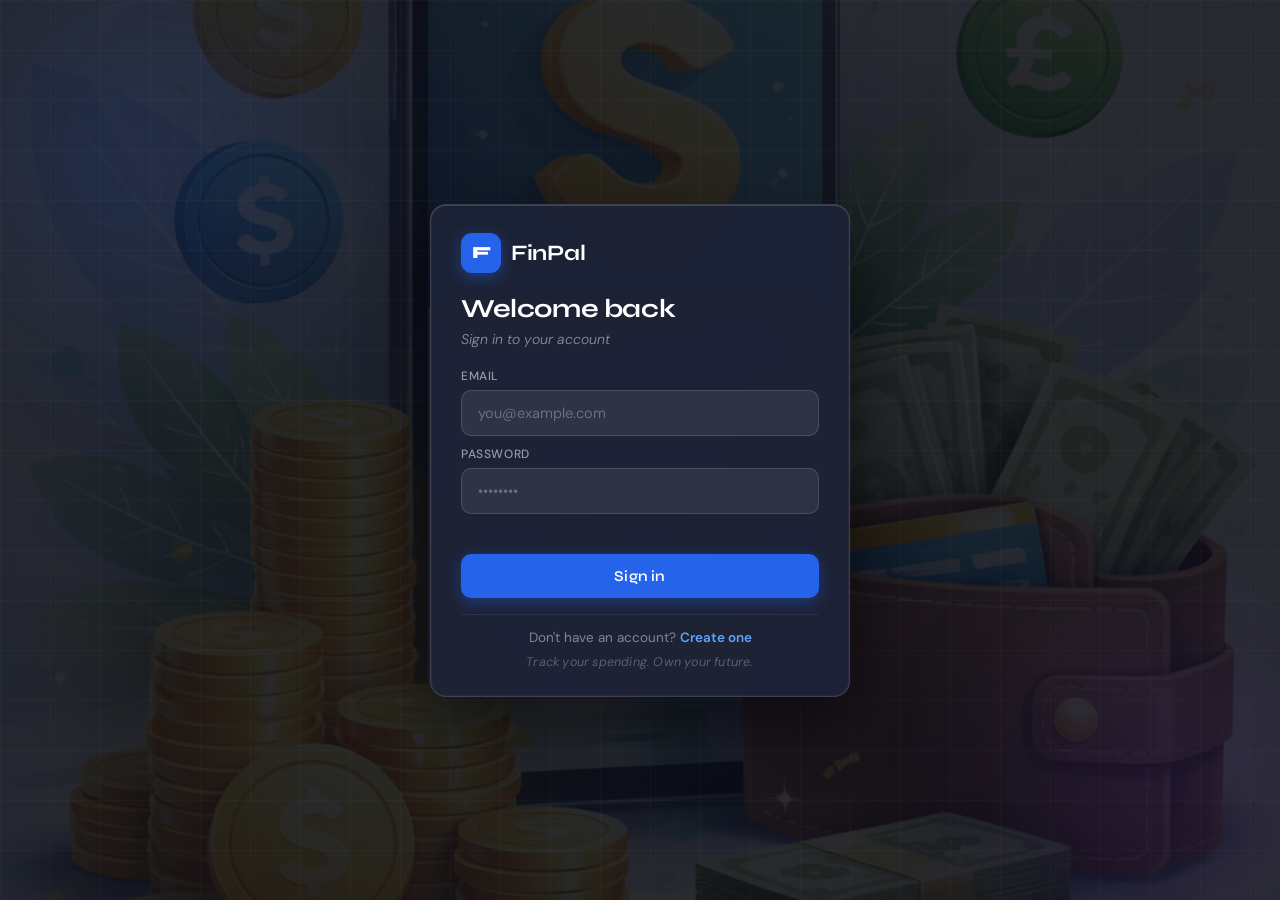
<file: finance-app/index.html>
<!DOCTYPE html>
<html lang="en" data-theme="light">
<head>
  <meta charset="UTF-8">
  <meta name="viewport" content="width=device-width, initial-scale=1.0">
  <title>FinPal — Dashboard</title>
  <link rel="stylesheet" href="style.css">
</head>
<body>
  <div class="app-wrapper">

    <!-- HEADER -->
    <header class="app-header">
      <div class="header-left">
        <div class="logo-mark">F</div>
        <div>
          <div class="app-name">FinPal</div>
          <div class="app-tagline">Your money, your control!</div>
        </div>
      </div>
      <div class="header-right">
        <button class="theme-toggle" id="themeToggle" title="Toggle theme" aria-label="Toggle dark mode"></button>
        <span class="plan-badge" id="planBadge">Free</span>
        <button class="btn btn-premium btn-sm" id="subscribeBtn" type="button">Subscribe</button>
        <div class="user-badge">
          <div class="user-avatar" id="userAvatar">U</div>
          <span class="user-email" id="userEmail">user@email.com</span>
        </div>
        <button class="btn logout-btn" id="logoutBtn">Logout</button>
      </div>
    </header>

    <!-- SUMMARY CARDS -->
    <section class="summary">
      <div class="summary-card">
        <div class="card-label">Total Spent</div>
        <div class="card-value" id="totalSpent"><span class="currency">₦</span>0.00</div>
        <div class="card-sub">All time</div>
      </div>
      <div class="summary-card">
        <div class="card-label">This Month</div>
        <div class="card-value" id="thisMonth"><span class="currency">₦</span>0.00</div>
        <div class="card-sub" id="currentMonthLabel">—</div>
      </div>
      <div class="summary-card">
        <div class="card-label">Top Category</div>
        <div class="card-value" id="topCategory" style="font-size:18px; margin-top:4px;">None</div>
        <div class="card-sub">By total spend</div>
      </div>
    </section>

    <!-- ADD EXPENSE -->
    <div class="section-header">
      <h2 class="section-title">Add Expense</h2>
      <span id="editingBadge" style="display:none; font-size:12px; color:var(--amber); font-weight:500;">✏️ Editing expense</span>
    </div>

    <div class="form-card" id="formCard">
      <form id="expenseForm">
        <div class="form-grid">
          <div class="form-group">
            <label class="form-label" for="amountInput">Amount (₦)</label>
            <input class="form-input" type="number" id="amountInput" name="amount" placeholder="0.00" min="0.01" step="0.01" required>
          </div>
          <div class="form-group">
            <label class="form-label" for="categorySelect">Category</label>
            <select class="form-select" id="categorySelect" name="category" required>
              <option value="">Select category</option>
              <option>Groceries</option>
              <option>Food</option>
              <option>Transport</option>
              <option>Electricity Bill</option>
              <option>Medical Bill</option>
              <option>Phone bill &amp; Data</option>
              <option>Savings</option>
              <option>Personal Care</option>
              <option>Gifts</option>
              <option>Travel</option>
              <option>Entertainment</option>
              <option>Betting</option>
              <option>Investments</option>
              <option>Others</option>
            </select>
          </div>
          <div class="form-group">
            <label class="form-label" for="dateInput">Date</label>
            <input class="form-input" type="date" id="dateInput" name="date" required>
          </div>
          <div style="display:flex; gap:8px; align-items:flex-end;">
            <button class="btn btn-primary" type="submit" id="submitBtn">
              <span id="submitLabel">+ Add</span>
            </button>
            <button class="btn btn-ghost btn-sm" type="button" id="cancelEditBtn" style="display:none;">Cancel</button>
          </div>
        </div>
      </form>
    </div>

    <!-- EXPENSES TABLE -->
    <div class="top-actions">
      <h2 class="section-title">Expenses</h2>
      <button class="btn btn-danger btn-sm" id="resetBtn">🗑 Reset all</button>
    </div>

    <div class="table-card">
      <div class="table-toolbar">
        <span class="section-title" style="font-size:13px; color:var(--text2);" id="expenseCount">0 expenses</span>
      </div>
      <div id="tableContainer">
        <table class="expense-table" id="expenseTable">
          <thead>
            <tr>
              <th>Amount</th>
              <th>Category</th>
              <th>Date</th>
              <th>Actions</th>
            </tr>
          </thead>
          <tbody id="expenseBody"></tbody>
        </table>
        <div class="empty-state" id="emptyState" style="display:none;">
          <div class="empty-icon">💸</div>
          <div class="empty-title">No expenses yet</div>
          <div class="empty-sub">Add your first expense above to get started</div>
        </div>
      </div>
    </div>

  </div><!-- /.app-wrapper -->

  <div class="modal-backdrop" id="premiumModal" aria-hidden="true">
    <div class="premium-modal" role="dialog" aria-modal="true" aria-labelledby="premiumTitle">
      <button class="modal-close" id="closePremiumModal" type="button" aria-label="Close premium modal">x</button>
      <div class="modal-eyebrow">FinPal Premium</div>
      <h2 class="modal-title" id="premiumTitle">Unlock deeper money insights</h2>
      <p class="modal-copy">Subscribe to access advanced tools built for reports, planning, and better spending decisions.</p>
      <div class="modal-feature-list">
        <div class="modal-feature">
          <strong>Statements</strong>
          <span>Download monthly CSV/PDF reports.</span>
        </div>
        <div class="modal-feature">
          <strong>Pie Charts</strong>
          <span>See category breakdowns at a glance.</span>
        </div>
        <div class="modal-feature">
          <strong>Income Tracking</strong>
          <span>Track salary, business, and side income.</span>
        </div>
      </div>
      <button class="btn btn-primary premium-activate-btn" id="activatePremiumBtn" type="button">Activate Premium</button>
      <p class="modal-note">Mock activation for now. Paystack will replace this step later.</p>
    </div>
  </div>

  <script src="../login_auth/auth.js"></script>
  <script src="script.js"></script>
  <script>
    // Theme toggle
    const html = document.documentElement;
    const toggleBtn = document.getElementById('themeToggle');
    const saved = localStorage.getItem('finpal_theme') || 'light';
    html.setAttribute('data-theme', saved);

    toggleBtn.addEventListener('click', () => {
      const next = html.getAttribute('data-theme') === 'dark' ? 'light' : 'dark';
      html.setAttribute('data-theme', next);
      localStorage.setItem('finpal_theme', next);
    });

    // Current month label
    document.getElementById('currentMonthLabel').textContent =
      new Date().toLocaleString('en-NG', { month: 'long', year: 'numeric' });
  </script>
</body>
</html>
</file>
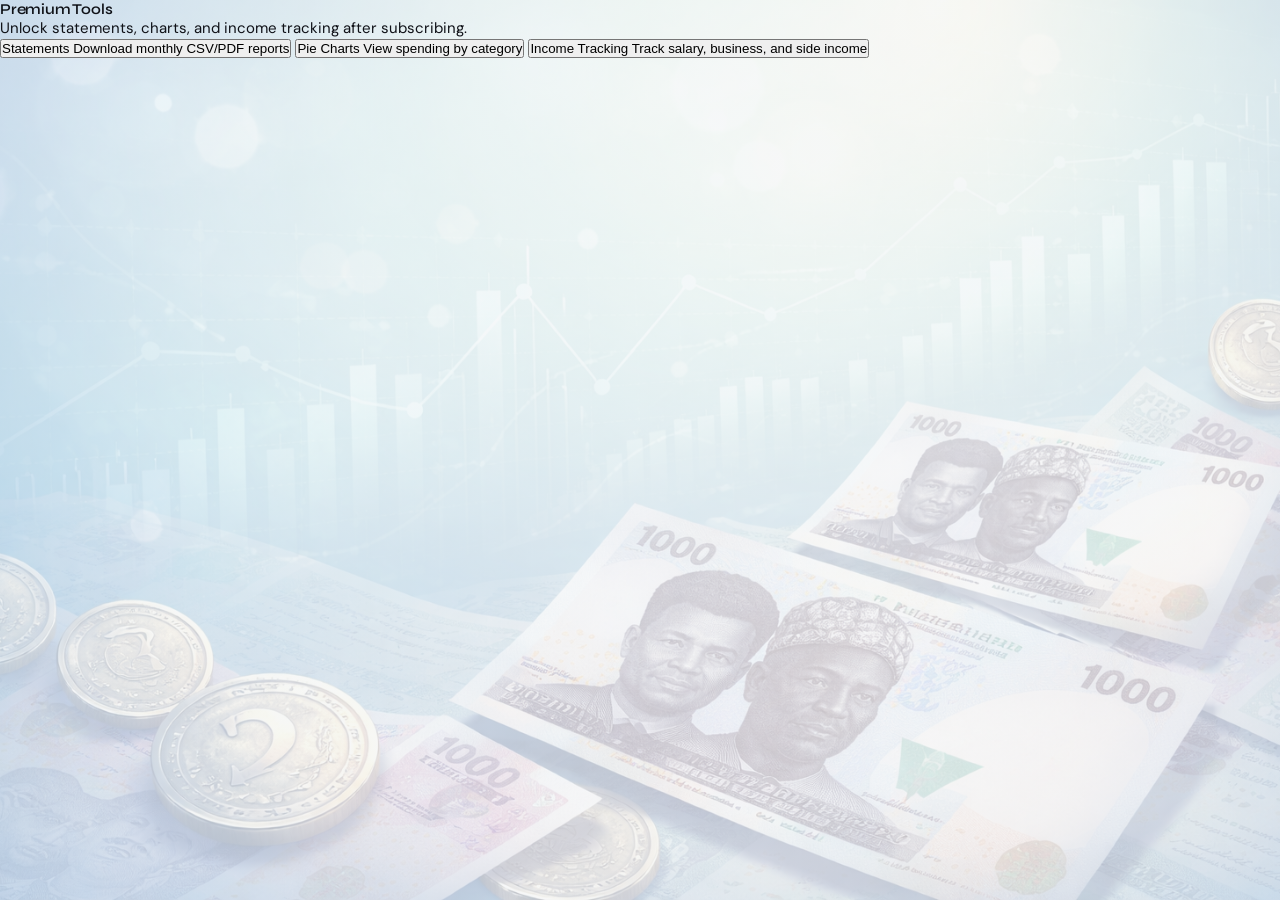
<file: finance-app/subscribe.html>
<!DOCTYPE html>
<html lang="en">
<head>
    <meta charset="UTF-8">
    <meta name="viewport" content="width=device-width, initial-scale=1.0">
    <title>Subscribe</title>
    <link rel="stylesheet" href="style.css">
</head>
<body>
    <!-- PREMIUM FEATURES -->
    <section class="premium-panel" id="premiumPanel">
      <div class="premium-header">
        <div>
          <h2 class="section-title">Premium Tools</h2>
          <p class="premium-sub">Unlock statements, charts, and income tracking after subscribing.</p>
        </div>
      </div>
      <div class="premium-grid">
        <button class="premium-tool locked-feature" type="button" data-feature="statements">
          <span class="premium-tool-title">Statements</span>
          <span class="premium-tool-copy">Download monthly CSV/PDF reports</span>
        </button>
        <button class="premium-tool locked-feature" type="button" data-feature="charts">
          <span class="premium-tool-title">Pie Charts</span>
          <span class="premium-tool-copy">View spending by category</span>
        </button>
        <button class="premium-tool locked-feature" type="button" data-feature="income">
          <span class="premium-tool-title">Income Tracking</span>
          <span class="premium-tool-copy">Track salary, business, and side income</span>
        </button>
      </div>
    </section>
</body>
</html>
</file>
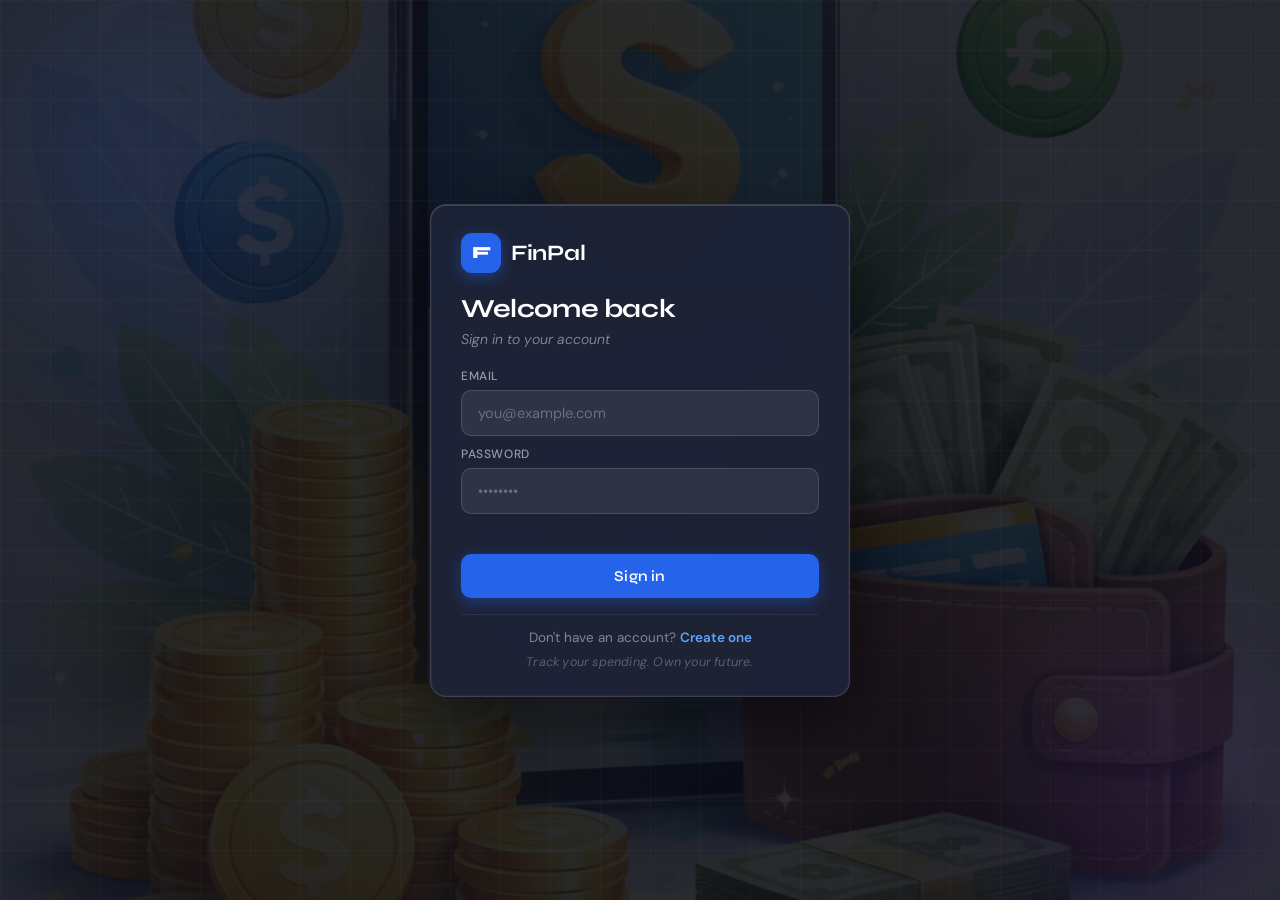
<file: login_auth/login.html>
<!DOCTYPE html>
<html lang="en">
<head>
  <meta charset="UTF-8">
  <meta name="viewport" content="width=device-width, initial-scale=1.0">
  <title>FinPal — Login</title>
  <link rel="stylesheet" href="auth-style.css">
</head>
<body>
  <div class="auth-grid"></div>

  <div class="auth-wrapper">
    <div class="auth-card">
      <div class="auth-logo">
        <div class="logo-mark">F</div>
        <span class="logo-name">FinPal</span>
      </div>

      <h1 class="auth-title">Welcome back</h1>
      <p class="auth-sub">Sign in to your account</p>

      <form class="auth-form" id="loginForm">
        <div class="input-group">
          <label class="input-label" for="email">Email</label>
          <input class="auth-input" type="email" id="email" placeholder="you@example.com" required autocomplete="email">
        </div>
        <div class="input-group">
          <label class="input-label" for="password">Password</label>
          <input class="auth-input" type="password" id="password" placeholder="••••••••" required autocomplete="current-password">
        </div>
        <p class="error-msg" id="errorMsg"></p>
        <button class="auth-btn" type="submit">Sign in</button>
      </form>

      <div class="auth-switch">
        Don't have an account? <a href="register.html">Create one</a>
      </div>
      <p class="auth-tagline">Track your spending. Own your future.</p>
    </div>
  </div>

  <script src="auth.js"></script>
  <script>
    const form = document.getElementById('loginForm');
    const errorMsg = document.getElementById('errorMsg');

    form.addEventListener('submit', async function(e) {
      e.preventDefault();
      errorMsg.textContent = '';

      const email = document.getElementById('email').value.trim();
      const password = document.getElementById('password').value.trim();

      const result = await loginUser(email, password);
      
      if (!result.success) {
        errorMsg.textContent = result.message;
        return;
      }
      window.location.href = '../finance-app/index.html';
    });
  </script>
</body>
</html>
</file>
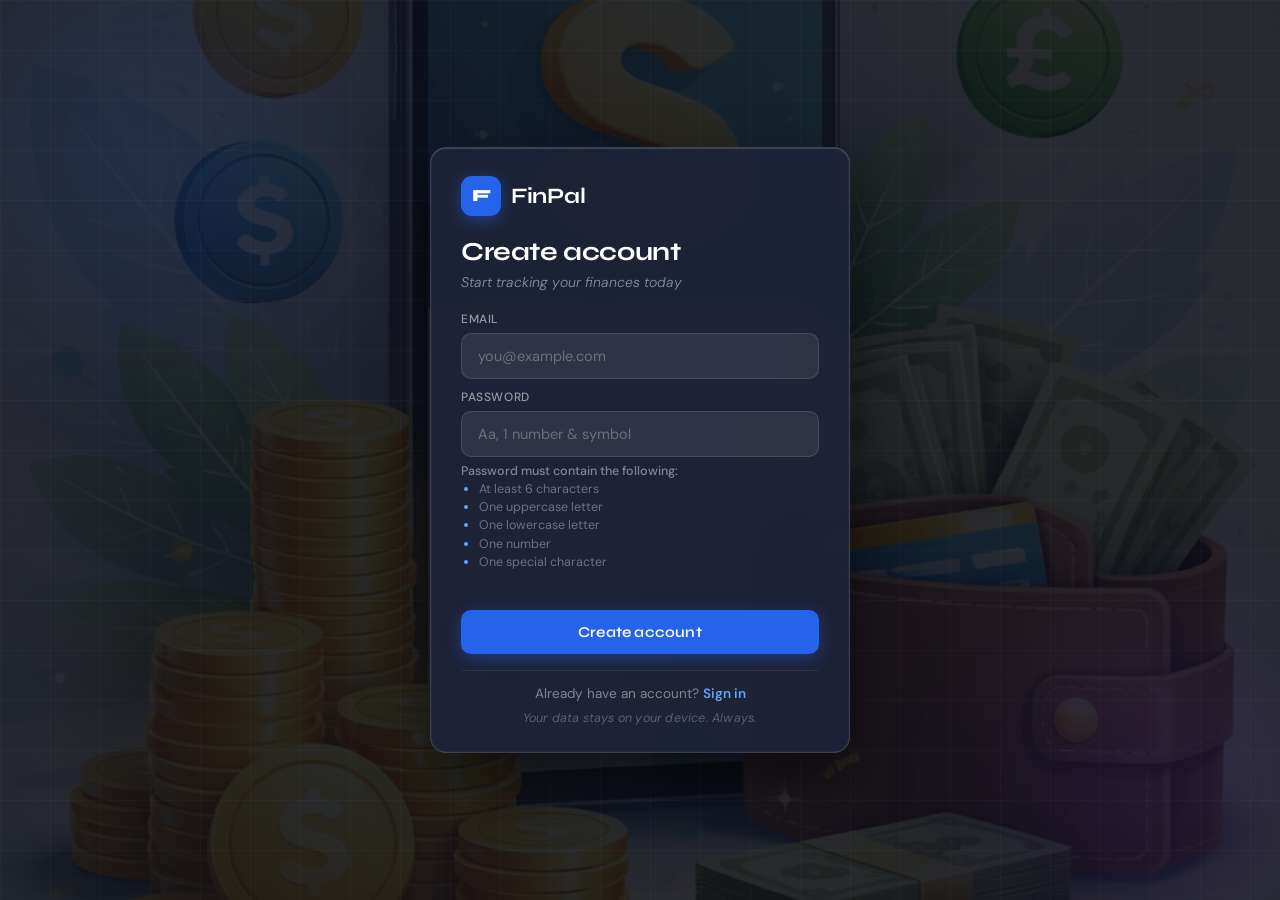
<file: login_auth/register.html>
<!DOCTYPE html>
<html lang="en">
<head>
  <meta charset="UTF-8">
  <meta name="viewport" content="width=device-width, initial-scale=1.0">
  <title>FinPal — Create Account</title>
  <link rel="stylesheet" href="auth-style.css">
</head>
<body>
  <div class="auth-grid"></div>

  <div class="auth-wrapper">
    <div class="auth-card">
      <div class="auth-logo">
        <div class="logo-mark">F</div>
        <span class="logo-name">FinPal</span>
      </div>

      <h1 class="auth-title">Create account</h1>
      <p class="auth-sub">Start tracking your finances today</p>

      <form class="auth-form" id="registerForm">
        <div class="input-group">
          <label class="input-label" for="regEmail">Email</label>
          <input class="auth-input" type="email" id="regEmail" placeholder="you@example.com" required autocomplete="email">
        </div>
        <div class="input-group">
          <label class="input-label" for="regPassword">Password</label>
          <input class="auth-input" type="password" id="regPassword" placeholder="Aa, 1 number & symbol" required autocomplete="new-password" minlength="6">
        </div>
        <p class="password-requirements">Password must contain the following:</p>
        <ul class="password-rules">
          <li>At least 6 characters</li>
          <li>One uppercase letter</li>
          <li>One lowercase letter</li>
          <li>One number</li>
          <li>One special character</li>
        </ul>
        <p class="error-msg" id="regError"></p>
      
        <button class="auth-btn" type="submit">Create account</button>
      </form>

      <div class="auth-switch">
        Already have an account? <a href="login.html">Sign in</a>
      </div>
      <p class="auth-tagline">Your data stays on your device. Always.</p>
    </div>
  </div>

  <script src="auth.js"></script>
  <script>
    const form = document.getElementById('registerForm');
    const regError = document.getElementById('regError');

    form.addEventListener('submit', async function(e) {
      e.preventDefault();
      regError.textContent = '';

      const email = document.getElementById('regEmail').value.trim();
      const password = document.getElementById('regPassword').value.trim();

      const passwordRules = [
        {
          valid: password.length >= 6,
          message: 'Password must be at least 6 characters',
        },
        {
          valid: /[A-Z]/.test(password),
          message: 'Password must contain at least one uppercase letter',
        },
        {
          valid: /[a-z]/.test(password),
          message: 'Password must contain at least one lowercase letter',
        },
        {
          valid: /[0-9]/.test(password),
          message: 'Password must contain at least one number',
        },
        {
          valid: /[^A-Za-z0-9]/.test(password),
          message: 'Password must contain at least one special character',
        },
      ];

      const failedRule = passwordRules.find(rule => !rule.valid);

      if (failedRule) {
        regError.textContent = failedRule.message;
        return;
      }
      const result = await registerUser(email, password);

      if (!result.success) {
        regError.textContent = result.message;
        return;
      }
      window.location.href = 'login.html';
    });
  </script>
</body>
</html>
</file>
<file: finance-app/style.css>
@import url('https://fonts.googleapis.com/css2?family=Syne:wght@400;500;600;700;800&family=DM+Sans:ital,opsz,wght@0,9..40,300;0,9..40,400;0,9..40,500;1,9..40,300&display=swap');

/* ── TOKENS ── */
:root {
  --font-display: 'Syne', sans-serif;
  --font-body: 'DM Sans', sans-serif;

  /* Light mode */
  --bg:         #f4f5f7;
  --bg2:        #ffffff;
  --bg3:        #eef0f4;
  --surface:    #ffffff;
  --surface2:   #f8f9fb;
  --border:     rgba(0,0,0,0.08);
  --border2:    rgba(0,0,0,0.13);
  --text:       #0f1117;
  --text2:      #4a5060;
  --text3:      #8b92a5;
  --accent:     #2563eb;
  --accent2:    #1d4ed8;
  --accent-rgb: 37,99,235;
  --green:      #059669;
  --green-bg:   #ecfdf5;
  --red:        #dc2626;
  --red-bg:     #fef2f2;
  --amber:      #d97706;
  --amber-bg:   #fffbeb;
  --shadow-sm:  0 1px 3px rgba(0,0,0,0.08), 0 1px 2px rgba(0,0,0,0.05);
  --shadow-md:  0 4px 16px rgba(0,0,0,0.08), 0 2px 6px rgba(0,0,0,0.05);
  --shadow-lg:  0 12px 40px rgba(0,0,0,0.10), 0 4px 12px rgba(0,0,0,0.06);
  --radius:     14px;
  --radius-sm:  8px;
  --radius-lg:  20px;
  --transition: 0.2s cubic-bezier(0.4,0,0.2,1);
}

[data-theme="dark"] {
  --bg:         #0d0f14;
  --bg2:        #13151c;
  --bg3:        #1a1d27;
  --surface:    #1a1d27;
  --surface2:   #21253200;
  --border:     rgba(255,255,255,0.07);
  --border2:    rgba(255,255,255,0.12);
  --text:       #eef0f6;
  --text2:      #9299b0;
  --text3:      #565d75;
  --accent:     #3b82f6;
  --accent2:    #60a5fa;
  --accent-rgb: 59,130,246;
  --green:      #10b981;
  --green-bg:   rgba(16,185,129,0.1);
  --red:        #f87171;
  --red-bg:     rgba(248,113,113,0.1);
  --amber:      #fbbf24;
  --amber-bg:   rgba(251,191,36,0.1);
  --shadow-sm:  0 1px 3px rgba(0,0,0,0.4);
  --shadow-md:  0 4px 16px rgba(0,0,0,0.35);
  --shadow-lg:  0 12px 40px rgba(0,0,0,0.5);
}

/* ── RESET ── */
*, *::before, *::after {
  margin: 0; padding: 0;
  box-sizing: border-box;
}

html { scroll-behavior: smooth; }

body {
  font-family: var(--font-body);
  font-size: 15px;
  color: var(--text);
  background-color: var(--bg);
  background-image:
    linear-gradient(rgba(244, 245, 247, 0.70), rgba(244, 245, 247, 0.70)),
    url("../images/finance-bg.png");
  background-size: cover;
  background-position: center;
  background-repeat: no-repeat;
  background-attachment: fixed;
  min-height: 100vh;
  transition: background-color var(--transition), color var(--transition);
  -webkit-font-smoothing: antialiased;
}

[data-theme="dark"] body {
  background-image:
    linear-gradient(rgba(13, 15, 20, 0.82), rgba(13, 15, 20, 0.82)),
    url("../images/finance-bg.png");
}

/* ── LAYOUT ── */
.app-wrapper {
  max-width: 1100px;
  margin: 0 auto;
  padding: 0 24px 60px;
}

/* ── HEADER ── */
.app-header {
  display: flex;
  justify-content: space-between;
  align-items: center;
  padding: 20px 0 28px;
  border-bottom: 1px solid var(--border);
  margin-bottom: 32px;
}

.header-left {
  display: flex;
  align-items: center;
  gap: 12px;
}

.logo-mark {
  width: 38px;
  height: 38px;
  background: var(--accent);
  border-radius: 10px;
  display: flex;
  align-items: center;
  justify-content: center;
  font-family: var(--font-display);
  font-weight: 800;
  font-size: 16px;
  color: #fff;
  letter-spacing: -0.5px;
  box-shadow: 0 4px 12px rgba(var(--accent-rgb), 0.35);
}

.app-name {
  font-family: var(--font-display);
  font-size: 20px;
  font-weight: 700;
  color: var(--text);
  letter-spacing: -0.3px;
}

.app-tagline {
  font-size: 12px;
  color: var(--text3);
  font-weight: 400;
}

.header-right {
  display: flex;
  align-items: center;
  gap: 12px;
}

/* ── THEME TOGGLE ── */
.theme-toggle {
  width: 44px;
  height: 24px;
  background: var(--bg3);
  border: 1px solid var(--border2);
  border-radius: 12px;
  cursor: pointer;
  position: relative;
  transition: background var(--transition);
  flex-shrink: 0;
}

.theme-toggle::after {
  content: '';
  position: absolute;
  width: 18px;
  height: 18px;
  background: var(--surface);
  border-radius: 50%;
  top: 2px;
  left: 2px;
  transition: transform var(--transition), background var(--transition);
  box-shadow: var(--shadow-sm);
}

[data-theme="dark"] .theme-toggle::after {
  transform: translateX(20px);
  background: var(--accent);
}

.theme-icon {
  font-size: 13px;
  pointer-events: none;
  user-select: none;
}

.user-badge {
  display: flex;
  align-items: center;
  gap: 8px;
  padding: 6px 12px 6px 6px;
  background: var(--surface);
  border: 1px solid var(--border);
  border-radius: 100px;
  box-shadow: var(--shadow-sm);
}

.user-avatar {
  width: 26px;
  height: 26px;
  background: linear-gradient(135deg, var(--accent), #8b5cf6);
  border-radius: 50%;
  display: flex;
  align-items: center;
  justify-content: center;
  font-size: 11px;
  font-weight: 700;
  color: #fff;
}

.user-email {
  font-size: 12.5px;
  font-weight: 500;
  color: var(--text2);
  max-width: 160px;
  overflow: hidden;
  text-overflow: ellipsis;
  white-space: nowrap;
}

.logout-btn {
  padding: 7px 14px;
  background: var(--red-bg);
  color: var(--red);
  border: 1px solid transparent;
  border-radius: 8px;
  font-family: var(--font-body);
  font-size: 13px;
  font-weight: 500;
  cursor: pointer;
  transition: all var(--transition);
}

.logout-btn:hover {
  background: var(--red);
  color: #fff;
}

.plan-badge {
  display: inline-flex;
  align-items: center;
  justify-content: center;
  min-height: 30px;
  padding: 0 12px;
  background: var(--amber-bg);
  color: var(--amber);
  border: 1px solid rgba(217, 119, 6, 0.18);
  border-radius: 999px;
  font-size: 12px;
  font-weight: 700;
  text-transform: uppercase;
  letter-spacing: 0.5px;
}

.plan-badge.premium {
  background: var(--green-bg);
  color: var(--green);
  border-color: rgba(5, 150, 105, 0.2);
}

.btn-premium {
  background: var(--amber);
  color: #fff;
  border: 1px solid transparent;
  box-shadow: 0 2px 8px rgba(217, 119, 6, 0.22);
}

.btn-premium:hover {
  background: #b45309;
  box-shadow: 0 4px 14px rgba(217, 119, 6, 0.28);
  transform: translateY(-1px);
}

/* ── SUMMARY CARDS ── */
.summary {
  display: grid;
  grid-template-columns: repeat(3, 1fr);
  gap: 16px;
  margin-bottom: 28px;
}

.summary-card {
  background: var(--surface);
  border: 1px solid var(--border);
  border-radius: var(--radius);
  padding: 22px 24px;
  box-shadow: var(--shadow-sm);
  position: relative;
  overflow: hidden;
  transition: box-shadow var(--transition), transform var(--transition);
}

.summary-card:hover {
  box-shadow: var(--shadow-md);
  transform: translateY(-1px);
}

.summary-card::before {
  content: '';
  position: absolute;
  top: 0; left: 0; right: 0;
  height: 3px;
  background: var(--card-accent, var(--accent));
  border-radius: var(--radius) var(--radius) 0 0;
}

.summary-card:nth-child(1) { --card-accent: var(--accent); }
.summary-card:nth-child(2) { --card-accent: var(--green); }
.summary-card:nth-child(3) { --card-accent: var(--amber); }

.card-label {
  font-size: 11.5px;
  font-weight: 500;
  color: var(--text3);
  text-transform: uppercase;
  letter-spacing: 0.8px;
  margin-bottom: 10px;
}

.card-value {
  font-family: var(--font-display);
  font-size: 26px;
  font-weight: 700;
  color: var(--text);
  letter-spacing: -0.5px;
  line-height: 1;
}

.card-sub {
  font-size: 12px;
  color: var(--text3);
  margin-top: 6px;
}

.modal-backdrop {
  position: fixed;
  inset: 0;
  display: none;
  align-items: center;
  justify-content: center;
  padding: 24px;
  background: rgba(6, 10, 18, 0.58);
  backdrop-filter: blur(10px);
  z-index: 50;
}

.modal-backdrop.open {
  display: flex;
}

.premium-modal {
  width: min(100%, 440px);
  position: relative;
  background: var(--surface);
  border: 1px solid var(--border2);
  border-radius: var(--radius);
  box-shadow: var(--shadow-lg);
  padding: 26px;
}

.modal-close {
  position: absolute;
  top: 14px;
  right: 14px;
  width: 30px;
  height: 30px;
  border: 1px solid var(--border);
  border-radius: 50%;
  background: var(--surface2);
  color: var(--text2);
  cursor: pointer;
  font-size: 15px;
}

.modal-eyebrow {
  color: var(--amber);
  font-size: 12px;
  font-weight: 800;
  text-transform: uppercase;
  letter-spacing: 0.8px;
  margin-bottom: 8px;
}

.modal-title {
  font-family: var(--font-display);
  font-size: 24px;
  line-height: 1.15;
  color: var(--text);
  margin-bottom: 8px;
}

.modal-copy,
.modal-note {
  color: var(--text3);
  font-size: 13px;
  line-height: 1.45;
}

.modal-feature-list {
  display: grid;
  gap: 10px;
  margin: 18px 0;
}

.modal-feature {
  padding: 12px;
  background: var(--surface2);
  border: 1px solid var(--border);
  border-radius: var(--radius-sm);
}

.modal-feature strong,
.modal-feature span {
  display: block;
}

.modal-feature strong {
  font-size: 14px;
  color: var(--text);
  margin-bottom: 4px;
}

.modal-feature span {
  color: var(--text3);
  font-size: 12.5px;
}

.premium-activate-btn {
  width: 100%;
}

.modal-note {
  text-align: center;
  margin-top: 10px;
}

/* ── SECTION HEADERS ── */
.section-header {
  display: flex;
  align-items: center;
  justify-content: space-between;
  margin-bottom: 14px;
}

.section-title {
  font-family: var(--font-display);
  font-size: 15px;
  font-weight: 600;
  color: var(--text);
  letter-spacing: -0.2px;
}

/* ── FORM ── */
.form-card {
  background: var(--surface);
  border: 1px solid var(--border);
  border-radius: var(--radius);
  padding: 24px;
  box-shadow: var(--shadow-sm);
  margin-bottom: 24px;
  transition: border-color var(--transition), box-shadow var(--transition);
}

.form-card.editing {
  border-color: var(--amber);
  box-shadow: 0 0 0 3px rgba(217, 119, 6, 0.12);
}

.form-grid {
  display: grid;
  grid-template-columns: 1fr 1fr 1fr auto;
  gap: 12px;
  align-items: end;
}

.form-group {
  display: flex;
  flex-direction: column;
  gap: 6px;
}

.form-label {
  font-size: 12px;
  font-weight: 500;
  color: var(--text3);
  text-transform: uppercase;
  letter-spacing: 0.5px;
}

.form-input,
.form-select {
  width: 100%;
  padding: 11px 14px;
  background: var(--bg);
  border: 1.5px solid var(--border2);
  border-radius: var(--radius-sm);
  font-family: var(--font-body);
  font-size: 14px;
  font-weight: 400;
  color: var(--text);
  transition: border-color var(--transition), box-shadow var(--transition), background var(--transition);
  outline: none;
  -webkit-appearance: none;
  appearance: none;
}

.form-select {
  background-image: url("data:image/svg+xml,%3Csvg xmlns='http://www.w3.org/2000/svg' width='12' height='12' viewBox='0 0 12 12'%3E%3Cpath fill='%238b92a5' d='M6 8L1 3h10z'/%3E%3C/svg%3E");
  background-repeat: no-repeat;
  background-position: right 12px center;
  padding-right: 32px;
  cursor: pointer;
}

.form-input:focus,
.form-select:focus {
  border-color: var(--accent);
  box-shadow: 0 0 0 3px rgba(var(--accent-rgb), 0.12);
  background: var(--surface);
}

.form-input::placeholder { color: var(--text3); }

/* ── BUTTONS ── */
.btn {
  display: inline-flex;
  align-items: center;
  justify-content: center;
  gap: 7px;
  padding: 11px 20px;
  border: none;
  border-radius: var(--radius-sm);
  font-family: var(--font-body);
  font-size: 14px;
  font-weight: 500;
  cursor: pointer;
  transition: all var(--transition);
  white-space: nowrap;
  letter-spacing: 0.1px;
}

.btn-primary {
  background: var(--accent);
  color: #fff;
  box-shadow: 0 2px 8px rgba(var(--accent-rgb), 0.3);
}

.btn-primary:hover {
  background: var(--accent2);
  box-shadow: 0 4px 14px rgba(var(--accent-rgb), 0.4);
  transform: translateY(-1px);
}

.btn-primary:active { transform: translateY(0); }

.btn-danger {
  background: var(--red-bg);
  color: var(--red);
  border: 1px solid transparent;
}

.btn-danger:hover {
  background: var(--red);
  color: #fff;
}

.btn-ghost {
  background: transparent;
  color: var(--text2);
  border: 1px solid var(--border2);
}

.btn-ghost:hover {
  background: var(--bg3);
  color: var(--text);
}

.btn-sm {
  padding: 7px 12px;
  font-size: 12.5px;
  border-radius: 7px;
  gap: 5px;
}

/* ── TABLE ── */
.table-card {
  background: var(--surface);
  border: 1px solid var(--border);
  border-radius: var(--radius);
  box-shadow: var(--shadow-sm);
  overflow: hidden;
}

.table-toolbar {
  display: flex;
  align-items: center;
  justify-content: space-between;
  padding: 16px 20px;
  border-bottom: 1px solid var(--border);
  background: var(--surface2);
}

.expense-table {
  width: 100%;
  border-collapse: collapse;
}

.expense-table th {
  padding: 12px 20px;
  text-align: left;
  font-size: 11.5px;
  font-weight: 600;
  color: var(--text3);
  text-transform: uppercase;
  letter-spacing: 0.7px;
  background: var(--surface2);
  border-bottom: 1px solid var(--border);
}

.expense-table td {
  padding: 14px 20px;
  font-size: 14px;
  color: var(--text);
  border-bottom: 1px solid var(--border);
  transition: background var(--transition);
}

.expense-table tbody tr:last-child td {
  border-bottom: none;
}

.expense-table tbody tr:hover td {
  background: var(--bg3);
}

.amount-cell {
  font-family: var(--font-display);
  font-weight: 600;
  font-size: 14.5px;
  color: var(--text);
}

.category-badge {
  display: inline-flex;
  align-items: center;
  padding: 4px 10px;
  background: rgba(var(--accent-rgb), 0.1);
  color: var(--accent);
  border-radius: 100px;
  font-size: 12px;
  font-weight: 500;
  letter-spacing: 0.1px;
}

.date-cell {
  color: var(--text2);
  font-size: 13.5px;
}

.action-cell {
  display: flex;
  gap: 6px;
}

/* ── EMPTY STATE ── */
.empty-state {
  text-align: center;
  padding: 60px 20px;
  color: var(--text3);
}

.empty-icon {
  font-size: 40px;
  margin-bottom: 14px;
  opacity: 0.5;
}

.empty-title {
  font-family: var(--font-display);
  font-size: 16px;
  font-weight: 600;
  color: var(--text2);
  margin-bottom: 6px;
}

.empty-sub {
  font-size: 13.5px;
  color: var(--text3);
}

/* ── TOP ROW ACTIONS ── */
.top-actions {
  display: flex;
  align-items: center;
  justify-content: space-between;
  margin-bottom: 20px;
}

/* ── ANIMATIONS ── */
@keyframes fadeInUp {
  from { opacity: 0; transform: translateY(12px); }
  to   { opacity: 1; transform: translateY(0); }
}

.summary-card { animation: fadeInUp 0.35s ease both; }
.summary-card:nth-child(1) { animation-delay: 0.05s; }
.summary-card:nth-child(2) { animation-delay: 0.1s; }
.summary-card:nth-child(3) { animation-delay: 0.15s; }
.form-card  { animation: fadeInUp 0.35s ease 0.2s both; }
.table-card { animation: fadeInUp 0.35s ease 0.25s both; }

/* ── RESPONSIVE ── */
@media (max-width: 768px) {
  .app-wrapper { padding: 0 16px 40px; }

  .summary { grid-template-columns: 1fr; gap: 10px; }

  .form-grid {
    grid-template-columns: 1fr 1fr;
  }

  .form-grid .btn-primary {
    grid-column: 1 / -1;
  }

  .user-email { display: none; }

  .expense-table th:last-child,
  .expense-table td:last-child { display: none; }

  .card-value { font-size: 22px; }
}

@media (max-width: 480px) {
  .form-grid { grid-template-columns: 1fr; }
  .app-name { font-size: 17px; }
}
</file>
<file: login_auth/auth-style.css>
@import url('https://fonts.googleapis.com/css2?family=Syne:wght@400;500;600;700;800&family=DM+Sans:ital,opsz,wght@0,9..40,300;0,9..40,400;0,9..40,500;1,9..40,300&display=swap');

:root {
  --font-display: 'Syne', sans-serif;
  --font-body: 'DM Sans', sans-serif;
  --accent:     #2563eb;
  --accent2:    #1d4ed8;
  --accent-rgb: 37,99,235;
  --red:        #dc2626;
  --radius:     16px;
  --transition: 0.2s cubic-bezier(0.4,0,0.2,1);
}

*, *::before, *::after {
  margin: 0; padding: 0;
  box-sizing: border-box;
}

html, body { min-height: 100%; }
body{ overflow-x: hidden; }

body {
  font-family: var(--font-body);
  font-size: 15px;
  min-height: 100vh;
  display: flex;
  flex-direction: column;
  justify-content: center;
  align-items: center;
  padding: 24px;
  background-color: #0a0d15;
  background-image:
    linear-gradient(rgba(10, 13, 21, 0.88), rgba(10, 13, 21, 0.88)),
    url("../images/Login.png");
  background-size: cover;
  background-position: center;
  background-repeat: no-repeat;
  background-attachment: scroll;
  -webkit-font-smoothing: antialiased;
}

body::before, body::after {
  content: '';
  position: fixed;
  border-radius: 50%;
  filter: blur(80px);
  opacity: 0.18;
  pointer-events: none;
  z-index: 0;
  animation: drift 12s ease-in-out infinite alternate;
}

body::before {
  width: 500px; height: 500px;
  background: radial-gradient(circle, #2563eb, transparent 70%);
  top: -100px; left: -100px;
}

body::after {
  width: 400px; height: 400px;
  background: radial-gradient(circle, #7c3aed, transparent 70%);
  bottom: -80px; right: -80px;
  animation-delay: -6s;
}

@keyframes drift {
  from { transform: translate(0, 0) scale(1); }
  to   { transform: translate(40px, 30px) scale(1.08); }
}

.auth-grid {
  position: fixed;
  inset: 0;
  z-index: 0;
  background-image:
    linear-gradient(rgba(255,255,255,0.025) 1px, transparent 1px),
    linear-gradient(90deg, rgba(255,255,255,0.025) 1px, transparent 1px);
  background-size: 50px 50px;
  pointer-events: none;
}

/* ── WRAPPER ── */
.auth-wrapper {
  width: 100%;
  max-width: 420px;
  position: relative;
  z-index: 1;
  margin: auto 0;
  animation: slideUp 0.4s cubic-bezier(0.34,1.56,0.64,1) both;
}

@keyframes slideUp {
  from { opacity: 0; transform: translateY(24px) scale(0.97); }
  to   { opacity: 1; transform: translateY(0) scale(1); }
}

/* ── CARD — brighter ── */
.auth-card {
  background: rgba(30, 35, 55, 0.96);
  backdrop-filter: blur(24px);
  -webkit-backdrop-filter: blur(24px);
  border: 1px solid rgba(255,255,255,0.14);
  border-radius: var(--radius);
  padding: 28px 30px 26px;
  box-shadow:
    0 24px 60px rgba(0,0,0,0.5),
    0 0 0 0.5px rgba(255,255,255,0.06) inset,
    inset 0 1px 0 rgba(255,255,255,0.12);
}

.auth-logo {
  display: flex;
  align-items: center;
  gap: 10px;
  margin-bottom: 20px;
}

.logo-mark {
  width: 40px; height: 40px;
  background: var(--accent);
  border-radius: 11px;
  display: flex;
  align-items: center;
  justify-content: center;
  font-family: var(--font-display);
  font-weight: 800;
  font-size: 17px;
  color: #fff;
  letter-spacing: -0.5px;
  box-shadow: 0 4px 16px rgba(var(--accent-rgb), 0.45);
}

.logo-name {
  font-family: var(--font-display);
  font-size: 22px;
  font-weight: 700;
  color: #fff;
  letter-spacing: -0.3px;
}

.auth-title {
  font-family: var(--font-display);
  font-size: 26px;
  font-weight: 700;
  color: #fff;
  letter-spacing: -0.4px;
  margin-bottom: 6px;
}

.auth-sub {
  font-size: 14px;
  color: rgba(255,255,255,0.5);
  margin-bottom: 20px;
  font-weight: 300;
  font-style: italic;
}

.auth-form { display: grid; gap: 10px; }

.input-group { display: flex; flex-direction: column; gap: 6px; }

.input-label {
  font-size: 12px;
  font-weight: 500;
  color: rgba(255,255,255,0.55);
  text-transform: uppercase;
  letter-spacing: 0.6px;
}

.auth-input {
  width: 100%;
  padding: 13px 16px;
  background: rgba(255,255,255,0.08);
  border: 1.5px solid rgba(255,255,255,0.13);
  border-radius: 10px;
  font-family: var(--font-body);
  font-size: 14.5px;
  color: #fff;
  outline: none;
  transition: border-color var(--transition), background var(--transition), box-shadow var(--transition);
}

.auth-input::placeholder { color: rgba(255,255,255,0.3); }

.auth-input:focus {
  border-color: rgba(var(--accent-rgb), 0.7);
  background: rgba(255,255,255,0.11);
  box-shadow: 0 0 0 3px rgba(var(--accent-rgb), 0.15);
}

.auth-btn {
  width: 100%;
  padding: 13px;
  margin-top: 0px;
  background: var(--accent);
  color: #fff;
  border: none;
  border-radius: 10px;
  font-family: var(--font-display);
  font-size: 15px;
  font-weight: 600;
  cursor: pointer;
  letter-spacing: 0.2px;
  transition: all var(--transition);
  box-shadow: 0 4px 16px rgba(var(--accent-rgb), 0.4);
}

.auth-btn:hover {
  background: var(--accent2);
  box-shadow: 0 6px 20px rgba(var(--accent-rgb), 0.5);
  transform: translateY(-1px);
}

.auth-btn:active { transform: translateY(0); }

.error-msg {
  font-size: 13px;
  color: #fca5a5;
  font-weight: 500;
  min-height: 18px;
  margin-top: 2px;
}

.auth-switch {
  margin-top: 16px;
  text-align: center;
  font-size: 13.5px;
  color: rgba(255,255,255,0.45);
  padding-top: 14px;
  border-top: 1px solid rgba(255,255,255,0.08);
}

.auth-switch a {
  color: #60a5fa;
  font-weight: 600;
  text-decoration: none;
  transition: color var(--transition);
}

.auth-switch a:hover { color: #93c5fd; text-decoration: underline; }

.auth-tagline {
  margin-top: 8px;
  text-align: center;
  font-size: 12.5px;
  color: rgba(255,255,255,0.28);
  font-style: italic;
  letter-spacing: 0.2px;
}

@media (max-width: 480px) {
  body { padding: 40px 16px; }
  .auth-card { padding: 28px 22px; }
  .auth-title { font-size: 22px; }
}

.password-requirements {
  margin-top: -4px;
  font-size: 12.5px;
  font-weight: 500;
  color: rgba(255,255,255,0.45);
}

.password-rules {
  display: grid;
  gap: 2px;
  margin: -8px 0 0;
  padding-left: 18px;
  color: rgba(255,255,255,0.36);
  font-size: 12.5px;
  line-height: 1.3;
}

.password-rules li::marker {
  color: #60a5fa;
}
.password-rules li:last-child {
  margin-bottom: 0;
}
</file>
